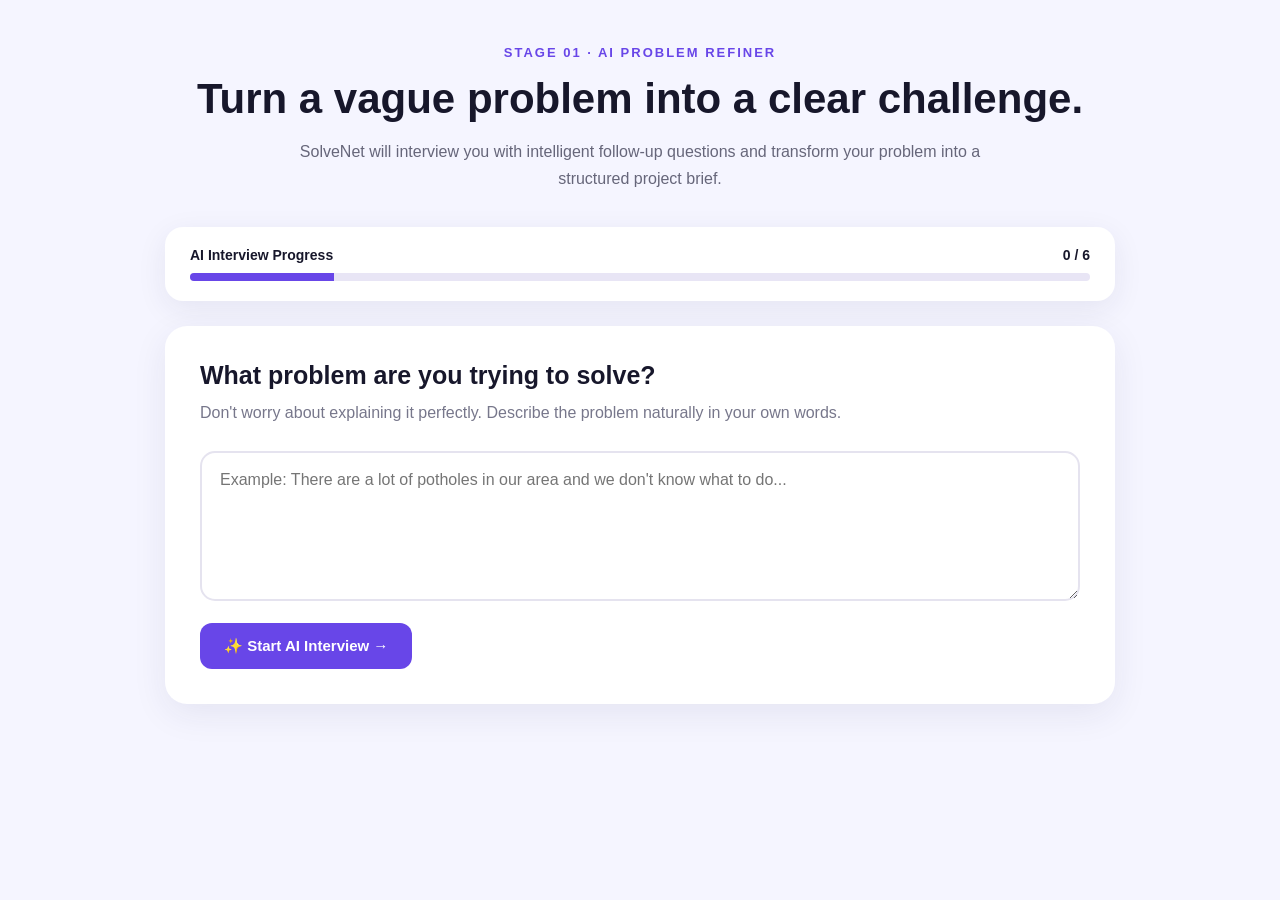
<file: templates/intake.html>
<!DOCTYPE html>
<html lang="en">

<head>
    <meta charset="UTF-8">
    <meta name="viewport" content="width=device-width, initial-scale=1.0">

    <title>SolveNet | AI Problem Refiner</title>

    <style>
        * {
            box-sizing: border-box;
            margin: 0;
            padding: 0;
        }

        body {
            font-family: Arial, Helvetica, sans-serif;
            background: #f5f5ff;
            color: #17172b;
            min-height: 100vh;
        }

        .page {
            width: 100%;
            max-width: 1000px;
            margin: auto;
            padding: 45px 25px 70px;
        }

        .top {
            text-align: center;
            margin-bottom: 35px;
        }

        .label {
            color: #6846e8;
            font-size: 13px;
            font-weight: bold;
            letter-spacing: 2px;
            margin-bottom: 15px;
        }

        h1 {
            font-size: 42px;
            margin-bottom: 15px;
        }

        .subtitle {
            max-width: 700px;
            margin: auto;
            color: #66667a;
            line-height: 1.7;
            font-size: 16px;
        }

        /* Progress */

        .progress-area {
            background: white;
            border-radius: 18px;
            padding: 20px 25px;
            margin-bottom: 25px;
            box-shadow: 0 8px 30px rgba(40, 35, 90, 0.08);
        }

        .progress-top {
            display: flex;
            justify-content: space-between;
            margin-bottom: 10px;
            font-size: 14px;
            font-weight: bold;
        }

        .progress-bar {
            height: 8px;
            background: #e8e5f5;
            border-radius: 10px;
            overflow: hidden;
        }

        .progress-fill {
            width: 16%;
            height: 100%;
            background: #6846e8;
            transition: width 0.4s ease;
        }

        /* Cards */

        .card {
            background: white;
            border-radius: 22px;
            padding: 35px;
            box-shadow: 0 10px 35px rgba(40, 35, 90, 0.08);
            margin-bottom: 25px;
        }

        .card h2 {
            font-size: 25px;
            margin-bottom: 10px;
        }

        .card-description {
            color: #77778b;
            margin-bottom: 25px;
            line-height: 1.6;
        }

        textarea {
            width: 100%;
            min-height: 150px;
            border: 2px solid #e5e3ef;
            border-radius: 15px;
            padding: 18px;
            font-size: 16px;
            font-family: inherit;
            resize: vertical;
            outline: none;
        }

        textarea:focus {
            border-color: #6846e8;
        }

        button {
            border: none;
            border-radius: 12px;
            padding: 14px 24px;
            font-size: 15px;
            font-weight: bold;
            cursor: pointer;
            transition: 0.2s;
        }

        .primary {
            background: #6846e8;
            color: white;
            margin-top: 18px;
        }

        .primary:hover {
            transform: translateY(-2px);
            background: #5635d0;
        }

        .secondary {
            background: #eeeafd;
            color: #6846e8;
        }

        /* Chat */

        #chatSection {
            display: none;
        }

        .chat-header {
            display: flex;
            align-items: center;
            gap: 12px;
            margin-bottom: 25px;
        }

        .ai-icon {
            width: 45px;
            height: 45px;
            border-radius: 50%;
            background: #6846e8;
            color: white;
            display: flex;
            align-items: center;
            justify-content: center;
            font-size: 20px;
        }

        .question-box {
            background: #f5f2ff;
            border-left: 4px solid #6846e8;
            border-radius: 12px;
            padding: 20px;
            font-size: 17px;
            line-height: 1.6;
            margin-bottom: 22px;
        }

        .answer-label {
            font-weight: bold;
            margin-bottom: 10px;
        }

        .small-note {
            color: #888;
            font-size: 13px;
            margin-top: 10px;
        }

        /* Brief */

        #briefSection {
            display: none;
        }

        .complete {
            display: inline-block;
            background: #e8f8ee;
            color: #18864b;
            padding: 7px 12px;
            border-radius: 20px;
            font-size: 13px;
            font-weight: bold;
            margin-bottom: 15px;
        }

        .brief-title {
            font-size: 30px;
            margin-bottom: 25px;
        }

        .brief-block {
            margin-bottom: 25px;
        }

        .brief-block h3 {
            font-size: 15px;
            color: #6846e8;
            margin-bottom: 8px;
        }

        .brief-block p {
            color: #555568;
            line-height: 1.6;
        }

        .grid {
            display: grid;
            grid-template-columns: 1fr 1fr;
            gap: 18px;
        }

        .box {
            background: #f8f7fc;
            padding: 18px;
            border-radius: 14px;
        }

        .box h3 {
            color: #6846e8;
            font-size: 14px;
            margin-bottom: 10px;
        }

        ul {
            padding-left: 20px;
            color: #555568;
            line-height: 1.8;
        }

        .tags {
            display: flex;
            flex-wrap: wrap;
            gap: 8px;
        }

        .tag {
            background: #eeeafd;
            color: #6846e8;
            padding: 7px 12px;
            border-radius: 20px;
            font-size: 13px;
        }

        .warning {
            background: #fff8e6;
            border-left: 4px solid #e7a900;
            padding: 18px;
            border-radius: 12px;
            margin-top: 20px;
        }

        .actions {
            display: flex;
            gap: 12px;
            margin-top: 30px;
            flex-wrap: wrap;
        }

        .loading {
            display: none;
            margin-top: 15px;
            color: #6846e8;
            font-weight: bold;
        }

        @media (max-width: 700px) {
            .page {
                padding: 25px 15px;
            }

            h1 {
                font-size: 32px;
            }

            .card {
                padding: 22px;
            }

            .grid {
                grid-template-columns: 1fr;
            }
        }
    </style>
</head>

<body>

<div class="page">

    <!-- HEADER -->

    <div class="top">

        <div class="label">
            STAGE 01 · AI PROBLEM REFINER
        </div>

        <h1>
            Turn a vague problem into a clear challenge.
        </h1>

        <p class="subtitle">
            SolveNet will interview you with intelligent follow-up
            questions and transform your problem into a structured
            project brief.
        </p>

    </div>


    <!-- PROGRESS -->

    <div class="progress-area" id="progressArea">

        <div class="progress-top">

            <span>AI Interview Progress</span>

            <span id="progressText">
                0 / 6
            </span>

        </div>

        <div class="progress-bar">

            <div
                class="progress-fill"
                id="progressFill">
            </div>

        </div>

    </div>


    <!-- START CARD -->

    <div class="card" id="startSection">

        <h2>
            What problem are you trying to solve?
        </h2>

        <p class="card-description">
            Don't worry about explaining it perfectly.
            Describe the problem naturally in your own words.
        </p>

        <textarea
            id="problemInput"
            placeholder="Example: There are a lot of potholes in our area and we don't know what to do..."
        ></textarea>

        <button
            class="primary"
            id="startButton"
            onclick="startInterview()">

            ✨ Start AI Interview →

        </button>

        <div
            class="loading"
            id="startLoading">

            AI is thinking...

        </div>

    </div>


    <!-- CHAT SECTION -->

    <div class="card" id="chatSection">

        <div class="chat-header">

            <div class="ai-icon">
                ✦
            </div>

            <div>

                <strong>
                    SolveNet AI
                </strong>

                <div style="color:#888;font-size:13px;">
                    Problem Refinement Agent
                </div>

            </div>

        </div>


        <div
            class="question-box"
            id="questionBox">

        </div>


        <div class="answer-label">
            Your answer
        </div>

        <textarea
            id="answerInput"
            placeholder="Type your answer here..."
        ></textarea>

        <button
            class="primary"
            onclick="sendAnswer()">

            Continue →

        </button>

        <button
            class="secondary"
            onclick="skipAnswer()"
            style="margin-left:8px;">

            I'm not sure

        </button>

        <div
            class="loading"
            id="answerLoading">

            AI is analyzing your answer...

        </div>

        <div class="small-note">
            The AI will only ask for information that is still needed.
        </div>

    </div>


    <!-- FINAL BRIEF -->

    <div class="card" id="briefSection">

        <div class="complete">
            ✓ PROBLEM BRIEF READY
        </div>

        <h2
            class="brief-title"
            id="briefTitle">
        </h2>


        <div class="brief-block">

            <h3>
                PROBLEM
            </h3>

            <p id="briefProblem"></p>

        </div>


        <div class="grid">

            <div class="box">

                <h3>
                    PEOPLE AFFECTED
                </h3>

                <ul id="affectedUsers"></ul>

            </div>


            <div class="box">

                <h3>
                    CURRENT APPROACH
                </h3>

                <p id="currentApproach"></p>

            </div>


            <div class="box">

                <h3>
                    AVAILABLE DATA / RESOURCES
                </h3>

                <ul id="availableData"></ul>

            </div>


            <div class="box">

                <h3>
                    CONSTRAINTS
                </h3>

                <ul id="constraints"></ul>

            </div>

        </div>


        <div class="brief-block" style="margin-top:25px;">

            <h3>
                DESIRED OUTCOME
            </h3>

            <p id="desiredOutcome"></p>

        </div>


        <div class="brief-block">

            <h3>
                SUCCESS METRICS
            </h3>

            <ul id="successMetrics"></ul>

        </div>


        <div class="brief-block">

            <h3>
                POTENTIAL DOMAINS
            </h3>

            <div
                class="tags"
                id="domains">
            </div>

        </div>


        <div
            class="warning"
            id="assumptionsBox">

            <strong>
                AI Assumptions
            </strong>

            <ul id="assumptions"></ul>

        </div>


        <div
            class="warning"
            id="missingBox"
            style="margin-top:15px;">

            <strong>
                Information Still Needed
            </strong>

            <ul id="missingInformation"></ul>

        </div>


        <div class="actions">

            <button
                class="secondary"
                onclick="location.reload()">

                ← Refine Again

            </button>

            <button
                class="primary"
                onclick="goToMatches()">

                Confirm & Find Matches →

            </button>

        </div>

    </div>

</div>


<script>

let questionCount = 0;


// ============================================================
// START INTERVIEW
// ============================================================

async function startInterview() {

    const problem =
        document.getElementById("problemInput").value.trim();

    if (!problem) {

        alert("Please describe your problem first.");

        return;
    }


    document.getElementById("startLoading").style.display =
        "block";

    document.getElementById("startButton").disabled =
        true;


    try {

        const response = await fetch(
            "/start-interview",
            {
                method: "POST",

                headers: {
                    "Content-Type": "application/json"
                },

                body: JSON.stringify({
                    problem: problem
                })
            }
        );


        const data = await response.json();


        console.log("AI response:", data);


        if (!data.success) {

            alert(
                data.message ||
                "Something went wrong."
            );

            return;
        }


        document.getElementById("startSection").style.display =
            "none";

        document.getElementById("chatSection").style.display =
            "block";


        handleAIResult(data.result);

    }

    catch (error) {

        console.error(error);

        alert(
            "Something went wrong while connecting to SolveNet."
        );

    }

    finally {

        document.getElementById("startLoading").style.display =
            "none";

        document.getElementById("startButton").disabled =
            false;
    }
}


// ============================================================
// HANDLE AI RESPONSE
// ============================================================

function handleAIResult(result) {

    console.log("AI result:", result);


    if (!result) {

        alert("The AI returned an empty response.");

        return;
    }


    if (result.status === "question") {

        questionCount++;

        document.getElementById("progressText").innerText =
            questionCount + " / 6";


        const percentage =
            Math.min(
                (questionCount / 6) * 100,
                100
            );


        document.getElementById("progressFill").style.width =
            percentage + "%";


        document.getElementById("questionBox").innerText =
            result.question;


        document.getElementById("answerInput").value = "";

        document.getElementById("answerInput").focus();


        document.getElementById("chatSection").style.display =
            "block";


        return;
    }


    if (result.status === "complete") {

        showBrief(result.brief);

        return;
    }


    alert(
        "The AI returned an unexpected response."
    );
}


// ============================================================
// SEND ANSWER
// ============================================================

async function sendAnswer() {

    const answer =
        document.getElementById("answerInput").value.trim();


    if (!answer) {

        alert(
            "Please enter an answer or click I'm not sure."
        );

        return;
    }


    await submitAnswer(answer);
}


// ============================================================
// SKIP ANSWER
// ============================================================

async function skipAnswer() {

    await submitAnswer(
        "I'm not sure."
    );
}


// ============================================================
// SUBMIT ANSWER
// ============================================================

async function submitAnswer(answer) {

    document.getElementById("answerLoading").style.display =
        "block";


    try {

        const response = await fetch(
            "/interview-message",
            {
                method: "POST",

                headers: {
                    "Content-Type": "application/json"
                },

                body: JSON.stringify({
                    answer: answer
                })
            }
        );


        const data = await response.json();


        console.log("AI response:", data);


        if (!data.success) {

            alert(
                data.message ||
                "Something went wrong."
            );

            return;
        }


        handleAIResult(data.result);

    }

    catch (error) {

        console.error(error);

        alert(
            "Could not connect to the AI."
        );

    }

    finally {

        document.getElementById("answerLoading").style.display =
            "none";
    }
}


// ============================================================
// SHOW FINAL BRIEF
// ============================================================

function showBrief(brief) {

    if (!brief) {

        alert(
            "The AI completed the interview but no brief was returned."
        );

        return;
    }


    document.getElementById("chatSection").style.display =
        "none";

    document.getElementById("progressArea").style.display =
        "none";

    document.getElementById("briefSection").style.display =
        "block";


    document.getElementById("briefTitle").innerText =
        brief.title || "Structured Problem";


    document.getElementById("briefProblem").innerText =
        brief.problem || "Not provided.";


    fillList(
        "affectedUsers",
        brief.affected_users
    );


    document.getElementById("currentApproach").innerText =
        brief.current_approach || "Not specified.";


    fillList(
        "availableData",
        brief.available_data
    );


    fillList(
        "constraints",
        brief.constraints
    );


    document.getElementById("desiredOutcome").innerText =
        brief.desired_outcome || "Not specified.";


    fillList(
        "successMetrics",
        brief.success_metrics
    );


    fillTags(
        "domains",
        brief.domain
    );


    fillList(
        "assumptions",
        brief.assumptions
    );


    fillList(
        "missingInformation",
        brief.missing_information
    );
}


// ============================================================
// FILL LIST
// ============================================================

function fillList(elementId, items) {

    const element =
        document.getElementById(elementId);


    element.innerHTML = "";


    if (!items || items.length === 0) {

        const li =
            document.createElement("li");

        li.innerText =
            "No information provided.";

        element.appendChild(li);

        return;
    }


    items.forEach(function(item) {

        const li =
            document.createElement("li");

        li.innerText =
            item;

        element.appendChild(li);

    });
}


// ============================================================
// FILL TAGS
// ============================================================

function fillTags(elementId, items) {

    const element =
        document.getElementById(elementId);


    element.innerHTML = "";


    if (!items || items.length === 0) {

        const span =
            document.createElement("span");

        span.className = "tag";

        span.innerText =
            "General";

        element.appendChild(span);

        return;
    }


    items.forEach(function(item) {

        const span =
            document.createElement("span");

        span.className = "tag";

        span.innerText =
            item;

        element.appendChild(span);

    });
}


// ============================================================
// GO TO MATCHES
// ============================================================

function goToMatches() {

    window.location.href =
        "/matches";
}

</script>

</body>
</html>
</file>
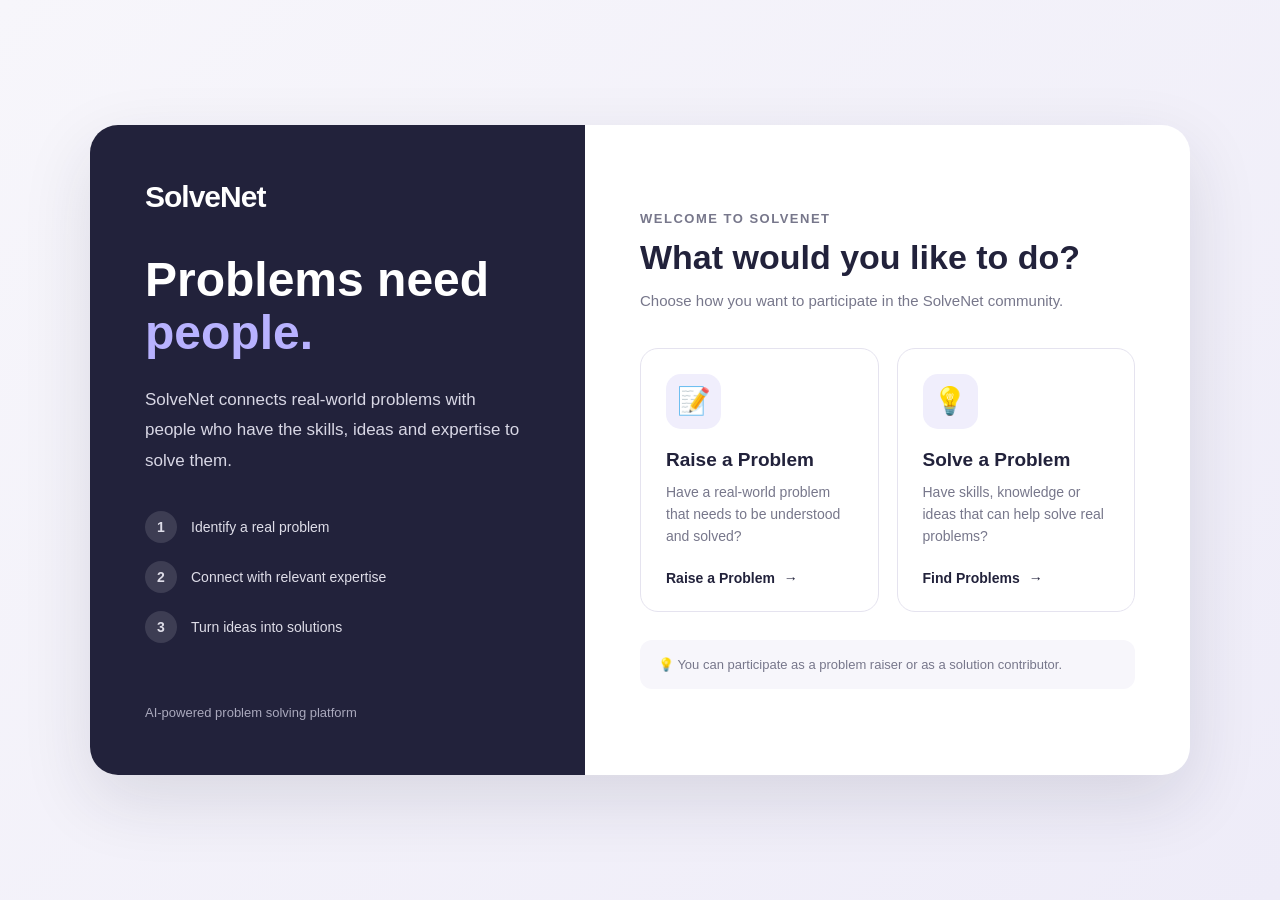
<file: templates/login.html>
<!DOCTYPE html>
<html lang="en">

<head>

    <meta charset="UTF-8">

    <meta
        name="viewport"
        content="width=device-width, initial-scale=1.0"
    >

    <title>SolveNet | Welcome</title>


    <style>

        * {
            box-sizing: border-box;
        }


        body {

            margin: 0;

            min-height: 100vh;

            font-family:
                Arial,
                Helvetica,
                sans-serif;

            background:
                linear-gradient(
                    135deg,
                    #f7f6fb,
                    #eeecf8
                );

            color: #22223b;

            display: flex;

            align-items: center;

            justify-content: center;

            padding: 30px;
        }


        .page {

            width: 100%;

            max-width: 1100px;

            background: white;

            border-radius: 28px;

            overflow: hidden;

            box-shadow:
                0 25px 70px
                rgba(34, 34, 59, 0.12);

            display: grid;

            grid-template-columns:
                0.9fr 1.1fr;

            min-height: 650px;
        }


        /* =========================================
           LEFT SIDE
        ========================================= */

        .left {

            background: #22223b;

            color: white;

            padding: 55px;

            display: flex;

            flex-direction: column;

            justify-content: space-between;
        }


        .logo {

            font-size: 30px;

            font-weight: bold;

            letter-spacing: -1px;
        }


        .logo span {

            opacity: 0.6;
        }


        .left-content {

            margin-top: 40px;
        }


        .left h1 {

            font-size: 48px;

            line-height: 1.1;

            margin: 0 0 25px;
        }


        .left h1 span {

            color: #b8b2ff;
        }


        .left p {

            font-size: 17px;

            line-height: 1.8;

            color: #d8d7e5;

            max-width: 430px;
        }


        .steps {

            margin-top: 35px;
        }


        .step {

            display: flex;

            align-items: center;

            gap: 14px;

            margin-bottom: 18px;

            color: #dedde8;

            font-size: 14px;
        }


        .step-number {

            width: 32px;

            height: 32px;

            border-radius: 50%;

            background: rgba(
                255,
                255,
                255,
                0.12
            );

            display: flex;

            align-items: center;

            justify-content: center;

            font-weight: bold;
        }


        .footer-text {

            font-size: 13px;

            color: #aaa9bd;
        }


        /* =========================================
           RIGHT SIDE
        ========================================= */

        .right {

            padding: 55px;

            display: flex;

            flex-direction: column;

            justify-content: center;
        }


        .welcome {

            margin-bottom: 35px;
        }


        .welcome .small-title {

            font-size: 13px;

            font-weight: bold;

            color: #77778b;

            text-transform: uppercase;

            letter-spacing: 1.5px;

            margin-bottom: 12px;
        }


        .welcome h2 {

            font-size: 34px;

            margin: 0 0 12px;

            color: #22223b;
        }


        .welcome p {

            margin: 0;

            color: #77778b;

            line-height: 1.6;

            font-size: 15px;
        }


        /* =========================================
           OPTION CARDS
        ========================================= */

        .options {

            display: grid;

            grid-template-columns:
                repeat(2, 1fr);

            gap: 18px;
        }


        .option {

            border: 1px solid #e5e3ef;

            border-radius: 18px;

            padding: 25px;

            text-decoration: none;

            color: #22223b;

            background: #fff;

            transition:
                transform 0.2s ease,
                box-shadow 0.2s ease,
                border-color 0.2s ease;

            cursor: pointer;
        }


        .option:hover {

            transform: translateY(-5px);

            border-color: #b8b2ff;

            box-shadow:
                0 12px 30px
                rgba(
                    34,
                    34,
                    59,
                    0.10
                );
        }


        .icon {

            width: 55px;

            height: 55px;

            border-radius: 15px;

            background: #f0eefc;

            display: flex;

            align-items: center;

            justify-content: center;

            font-size: 27px;

            margin-bottom: 20px;
        }


        .option h3 {

            margin: 0 0 10px;

            font-size: 19px;
        }


        .option p {

            margin: 0 0 22px;

            color: #77778b;

            font-size: 14px;

            line-height: 1.6;
        }


        .continue {

            font-size: 14px;

            font-weight: bold;

            color: #22223b;
        }


        .continue span {

            margin-left: 5px;

            transition:
                margin-left 0.2s ease;
        }


        .option:hover
        .continue span {

            margin-left: 10px;
        }


        .note {

            margin-top: 28px;

            padding: 15px 18px;

            background: #f7f6fb;

            border-radius: 12px;

            color: #77778b;

            font-size: 13px;

            line-height: 1.5;
        }


        /* =========================================
           MOBILE
        ========================================= */

        @media (
            max-width: 800px
        ) {

            .page {

                grid-template-columns: 1fr;

            }


            .left {

                padding: 40px;

            }


            .left h1 {

                font-size: 38px;

            }


            .steps {

                display: none;

            }


            .right {

                padding: 40px;

            }

        }


        @media (
            max-width: 550px
        ) {

            body {

                padding: 15px;

            }


            .left,
            .right {

                padding: 30px;

            }


            .options {

                grid-template-columns: 1fr;

            }


            .welcome h2 {

                font-size: 28px;

            }

        }

    </style>

</head>


<body>


<div class="page">


    <!-- =========================================
         LEFT SIDE
    ========================================== -->

    <section class="left">


        <div>


            <div class="logo">

                SolveNet

            </div>


            <div class="left-content">


                <h1>

                    Problems need
                    <span>
                        people.
                    </span>

                </h1>


                <p>

                    SolveNet connects real-world
                    problems with people who have
                    the skills, ideas and expertise
                    to solve them.

                </p>


                <div class="steps">


                    <div class="step">

                        <div class="step-number">
                            1
                        </div>

                        <div>
                            Identify a real problem
                        </div>

                    </div>


                    <div class="step">

                        <div class="step-number">
                            2
                        </div>

                        <div>
                            Connect with relevant expertise
                        </div>

                    </div>


                    <div class="step">

                        <div class="step-number">
                            3
                        </div>

                        <div>
                            Turn ideas into solutions
                        </div>

                    </div>


                </div>

            </div>

        </div>


        <div class="footer-text">

            AI-powered problem solving platform

        </div>


    </section>


    <!-- =========================================
         RIGHT SIDE
    ========================================== -->

    <section class="right">


        <div class="welcome">


            <div class="small-title">

                Welcome to SolveNet

            </div>


            <h2>

                What would you like to do?

            </h2>


            <p>

                Choose how you want to participate
                in the SolveNet community.

            </p>


        </div>


        <div class="options">


            <!-- RAISE A PROBLEM -->

            <a
                href="/intake"
                class="option"
            >

                <div class="icon">

                    📝

                </div>


                <h3>

                    Raise a Problem

                </h3>


                <p>

                    Have a real-world problem that
                    needs to be understood and solved?

                </p>


                <div class="continue">

                    Raise a Problem

                    <span>
                        →
                    </span>

                </div>

            </a>


            <!-- SOLVE A PROBLEM -->

            <a
                href="/solve"
                class="option"
            >

                <div class="icon">

                    💡

                </div>


                <h3>

                    Solve a Problem

                </h3>


                <p>

                    Have skills, knowledge or ideas
                    that can help solve real problems?

                </p>


                <div class="continue">

                    Find Problems

                    <span>
                        →
                    </span>

                </div>

            </a>


        </div>


        <div class="note">

            💡 You can participate as a problem
            raiser or as a solution contributor.

        </div>


    </section>


</div>


</body>

</html>
</file>
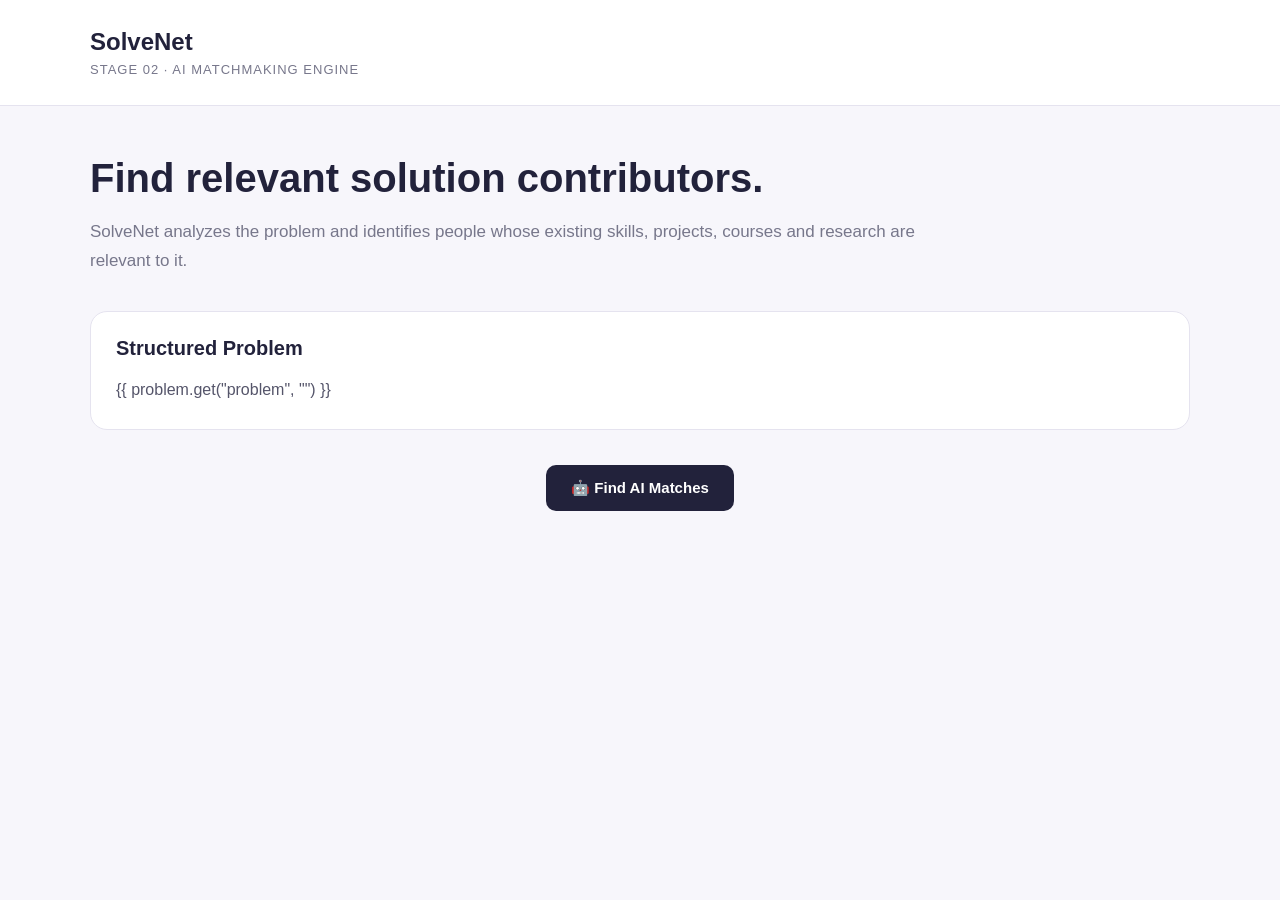
<file: templates/matches.html>
<!DOCTYPE html>
<html lang="en">

<head>

    <meta charset="UTF-8">

    <meta name="viewport"
          content="width=device-width, initial-scale=1.0">

    <title>SolveNet | AI Matchmaking</title>

    <style>

        * {
            box-sizing: border-box;
        }

        body {
            margin: 0;
            font-family: Arial, Helvetica, sans-serif;
            background: #f7f6fb;
            color: #22223b;
        }

        .container {
            width: 90%;
            max-width: 1100px;
            margin: auto;
        }

        /* HEADER */

        header {
            background: white;
            border-bottom: 1px solid #e5e3ef;
            padding: 28px 0;
        }

        .logo {
            font-size: 24px;
            font-weight: bold;
        }

        .stage {
            margin-top: 6px;
            font-size: 13px;
            color: #77778b;
            letter-spacing: 1px;
        }

        /* MAIN */

        main {
            padding: 50px 0 80px;
        }

        h1 {
            font-size: 40px;
            margin: 0 0 12px;
        }

        .subtitle {
            color: #77778b;
            font-size: 17px;
            line-height: 1.7;
            max-width: 850px;
            margin-bottom: 35px;
        }

        /* PROBLEM */

        .problem-box {
            background: white;
            border: 1px solid #e5e3ef;
            border-radius: 17px;
            padding: 25px;
            margin-bottom: 35px;
        }

        .problem-box h2 {
            margin-top: 0;
            font-size: 20px;
        }

        .problem-box p {
            color: #55556a;
            line-height: 1.7;
            margin-bottom: 0;
        }

        /* BUTTON */

        .action-area {
            text-align: center;
            margin: 35px 0;
        }

        .primary-button {
            background: #22223b;
            color: white;
            border: none;
            border-radius: 10px;
            padding: 14px 25px;
            font-size: 15px;
            font-weight: bold;
            cursor: pointer;
        }

        .primary-button:hover {
            opacity: 0.9;
        }

        .primary-button:disabled {
            opacity: 0.5;
            cursor: not-allowed;
        }

        .status {
            margin-top: 14px;
            color: #77778b;
            font-size: 14px;
        }

        /* MATCH CARD */

        .match-card {
            background: white;
            border: 1px solid #e5e3ef;
            border-radius: 17px;
            padding: 25px;
            margin-bottom: 20px;
        }

        .person-header {
            display: flex;
            align-items: center;
            gap: 14px;
            margin-bottom: 20px;
        }

        .avatar {
            width: 52px;
            height: 52px;
            border-radius: 50%;
            background: #22223b;
            color: white;
            display: flex;
            align-items: center;
            justify-content: center;
            font-size: 18px;
            font-weight: bold;
        }

        .person-name {
            margin: 0;
            font-size: 20px;
        }

        .person-type {
            margin: 5px 0 0;
            color: #77778b;
            font-size: 13px;
        }

        .score {
            display: inline-block;
            margin-top: 10px;
            background: #f0eef7;
            padding: 6px 10px;
            border-radius: 20px;
            font-size: 12px;
            font-weight: bold;
        }

        .reason {
            color: #55556a;
            line-height: 1.6;
            margin-bottom: 18px;
        }

        .section-title {
            font-weight: bold;
            margin-bottom: 9px;
        }

        .skills {
            display: flex;
            flex-wrap: wrap;
            gap: 8px;
            margin-bottom: 18px;
        }

        .skill {
            background: #f0eef7;
            color: #55556a;
            padding: 7px 11px;
            border-radius: 20px;
            font-size: 12px;
        }

        .projects {
            margin-bottom: 18px;
            color: #55556a;
            line-height: 1.6;
        }

        .contribution {
            background: #f7f6fb;
            border-radius: 10px;
            padding: 15px;
            color: #55556a;
            line-height: 1.6;
        }

        /* NEXT */

        .next-section {
            background: white;
            border: 1px solid #e5e3ef;
            border-radius: 18px;
            padding: 35px;
            text-align: center;
            margin-top: 40px;
        }

        .next-section h2 {
            margin-top: 0;
        }

        .next-section p {
            color: #77778b;
            line-height: 1.6;
            margin-bottom: 25px;
        }

        .next-button {
            background: #22223b;
            color: white;
            border: none;
            border-radius: 10px;
            padding: 14px 25px;
            font-size: 15px;
            font-weight: bold;
            cursor: pointer;
        }

        .next-button:hover {
            opacity: 0.9;
        }

        /* EMPTY */

        .empty {
            background: white;
            border: 1px solid #e5e3ef;
            border-radius: 17px;
            padding: 50px;
            text-align: center;
        }

        /* HIDDEN */

        #matchesContainer {
            display: none;
        }

    </style>

</head>


<body>


<header>

    <div class="container">

        <div class="logo">
            SolveNet
        </div>

        <div class="stage">
            STAGE 02 · AI MATCHMAKING ENGINE
        </div>

    </div>

</header>


<main>

    <div class="container">


        <h1>
            Find relevant solution contributors.
        </h1>


        <p class="subtitle">

            SolveNet analyzes the problem and identifies
            people whose existing skills, projects,
            courses and research are relevant to it.

        </p>


        <!-- PROBLEM -->

        <div class="problem-box">

            <h2>
                Structured Problem
            </h2>

            <p>
                {{ problem.get("problem", "") }}
            </p>

        </div>


        <!-- FIND MATCHES -->

        <div class="action-area">

            <button
                id="findButton"
                class="primary-button"
                onclick="findMatches()"
            >

                🤖 Find AI Matches

            </button>


            <div
                id="status"
                class="status"
            ></div>

        </div>


        <!-- MATCHES -->

        <div
            id="matchesContainer"
        ></div>


        <!-- NEXT STEP -->

        <div
            id="nextSection"
            class="next-section"
            style="display: none;"
        >

            <h2>
                Your contributors are ready.
            </h2>


            <p>

                Each matched contributor can now
                independently propose a solution.
                SolveNet will evaluate these ideas
                in the next stage.

            </p>


            <button
                class="next-button"
                onclick="goToProposals()"
            >

                💡 Collect Solution Proposals →

            </button>

        </div>


    </div>

</main>


<script>


// ======================================================
// FIND MATCHES
// ======================================================

async function findMatches() {


    const button =
        document.getElementById(
            "findButton"
        );


    const status =
        document.getElementById(
            "status"
        );


    const container =
        document.getElementById(
            "matchesContainer"
        );


    const nextSection =
        document.getElementById(
            "nextSection"
        );


    button.disabled = true;

    button.textContent =
        "🤖 AI is finding matches...";


    status.textContent =
        "Analyzing skills, projects and research...";


    try {


        const response =
            await fetch(
                "/find-matches",
                {
                    method: "POST",

                    headers: {
                        "Content-Type":
                            "application/json"
                    }
                }
            );


        const data =
            await response.json();


        if (!data.success) {

            status.textContent =
                data.message;

            button.disabled = false;

            button.textContent =
                "🤖 Find AI Matches";

            return;

        }


        displayMatches(
            data.matches
        );


        status.textContent =
            "✓ AI matchmaking completed.";


        button.textContent =
            "✓ Matches Generated";


        nextSection.style.display =
            "block";


    } catch (error) {


        console.error(error);


        status.textContent =
            "Something went wrong while finding matches.";


        button.disabled = false;

        button.textContent =
            "🤖 Find AI Matches";

    }

}


// ======================================================
// DISPLAY MATCHES
// ======================================================

function displayMatches(matches) {


    const container =
        document.getElementById(
            "matchesContainer"
        );


    container.innerHTML = "";


    matches.forEach(function(person) {


        const card =
            document.createElement(
                "div"
            );


        card.className =
            "match-card";


        const name =
            person.name ||
            "Unknown Person";


        const firstLetter =
            name
                .charAt(0)
                .toUpperCase();


        let skillsHTML = "";


        (person.relevant_skills || [])
            .forEach(function(skill) {

                skillsHTML += `
                    <span class="skill">
                        ${skill}
                    </span>
                `;

            });


        let projectsHTML = "";


        (person.relevant_projects || [])
            .forEach(function(project) {

                projectsHTML += `
                    <div>
                        • ${project}
                    </div>
                `;

            });


        card.innerHTML = `

            <div class="person-header">

                <div class="avatar">
                    ${firstLetter}
                </div>

                <div>

                    <h2 class="person-name">
                        ${name}
                    </h2>

                    <p class="person-type">
                        ${person.type || "Contributor"}
                    </p>

                    <span class="score">
                        Match Score:
                        ${person.match_score || "N/A"}
                    </span>

                </div>

            </div>


            <div class="reason">

                <div class="section-title">
                    Why this person matches
                </div>

                ${person.match_reason || ""}

            </div>


            <div class="section-title">
                Relevant Skills
            </div>


            <div class="skills">

                ${skillsHTML}

            </div>


            <div class="section-title">
                Relevant Projects
            </div>


            <div class="projects">

                ${projectsHTML}

            </div>


            <div class="contribution">

                <strong>
                    Potential Contribution
                </strong>

                <br><br>

                ${person.potential_contribution || ""}

            </div>

        `;


        container.appendChild(
            card
        );

    });


    container.style.display =
        "block";


    window.scrollTo({

        top:
            container.offsetTop - 30,

        behavior:
            "smooth"

    });

}


// ======================================================
// GO TO PROPOSALS
// ======================================================

function goToProposals() {

    window.location.href =
        "/proposals";

}


</script>


</body>

</html>
</file>
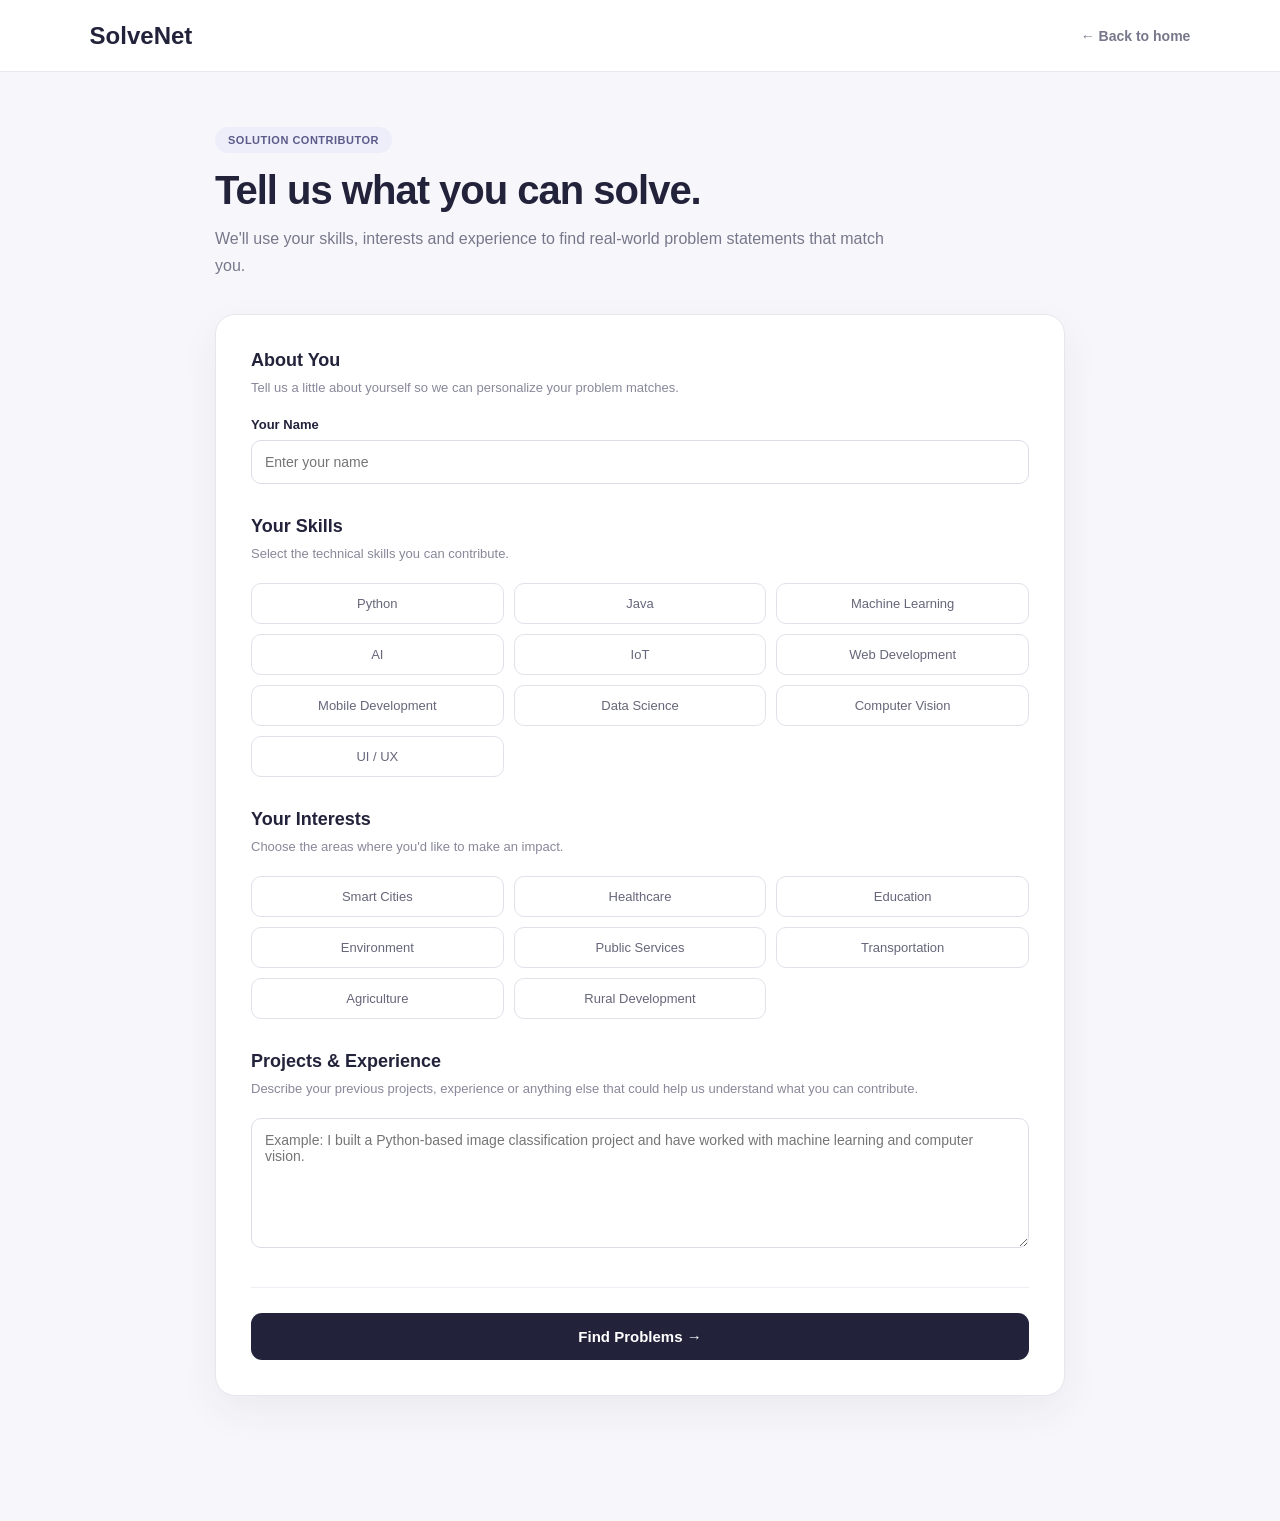
<file: templates/solve.html>
<!DOCTYPE html>
<html lang="en">

<head>

    <meta charset="UTF-8">

    <meta
        name="viewport"
        content="width=device-width, initial-scale=1.0"
    >

    <title>SolveNet | Solver Profile</title>

    <style>

        * {
            box-sizing: border-box;
        }

        body {

            margin: 0;

            font-family:
                Arial,
                Helvetica,
                sans-serif;

            background: #f7f7fb;

            color: #22223b;
        }


        /* =========================
           NAVBAR
        ========================= */

        .navbar {

            height: 72px;

            background: white;

            border-bottom:
                1px solid #e8e8ef;

            display: flex;

            align-items: center;

            justify-content: space-between;

            padding: 0 7%;
        }

        .logo {

            color: #22223b;

            text-decoration: none;

            font-size: 24px;

            font-weight: 800;
        }

        .back {

            color: #77778b;

            text-decoration: none;

            font-size: 14px;

            font-weight: 600;
        }

        .back:hover {

            color: #22223b;
        }


        /* =========================
           MAIN
        ========================= */

        .page {

            max-width: 900px;

            margin: 55px auto;

            padding: 0 25px 70px;
        }


        .intro {

            margin-bottom: 35px;
        }

        .tag {

            display: inline-block;

            background: #eeeefa;

            color: #5b5b8a;

            padding:
                7px 13px;

            border-radius: 20px;

            font-size: 11px;

            font-weight: 700;

            letter-spacing: 0.5px;

            margin-bottom: 15px;
        }

        h1 {

            margin:
                0 0 12px;

            font-size: 40px;

            letter-spacing: -1px;
        }

        .intro p {

            margin: 0;

            color: #77778b;

            font-size: 16px;

            line-height: 1.7;

            max-width: 700px;
        }


        /* =========================
           FORM CARD
        ========================= */

        .card {

            background: white;

            border:
                1px solid #e6e6ee;

            border-radius: 20px;

            padding: 35px;

            box-shadow:
                0 15px 40px
                rgba(
                    34,
                    34,
                    59,
                    0.06
                );
        }


        .section {

            margin-bottom: 32px;
        }

        .section:last-child {

            margin-bottom: 0;
        }

        .section-title {

            font-size: 18px;

            font-weight: 700;

            margin:
                0 0 7px;
        }

        .section-description {

            color: #88889a;

            font-size: 13px;

            line-height: 1.6;

            margin:
                0 0 18px;
        }


        /* =========================
           INPUT
        ========================= */

        .input-label {

            display: block;

            font-size: 13px;

            font-weight: 700;

            margin-bottom: 8px;
        }

        input[type="text"],
        textarea {

            width: 100%;

            border:
                1px solid #ddddE7;

            border-radius: 10px;

            padding: 13px;

            font-family: inherit;

            font-size: 14px;

            outline: none;

            background: white;
        }

        input[type="text"]:focus,
        textarea:focus {

            border-color: #8888a5;

            box-shadow:
                0 0 0 3px
                rgba(
                    100,
                    100,
                    150,
                    0.08
                );
        }

        textarea {

            min-height: 130px;

            resize: vertical;
        }


        /* =========================
           OPTIONS
        ========================= */

        .options {

            display: grid;

            grid-template-columns:
                repeat(3, 1fr);

            gap: 10px;
        }

        .option {

            position: relative;
        }

        .option input {

            position: absolute;

            opacity: 0;

            pointer-events: none;
        }

        .option label {

            display: block;

            border:
                1px solid #e1e1e9;

            border-radius: 10px;

            padding:
                12px 10px;

            text-align: center;

            font-size: 13px;

            color: #66667a;

            cursor: pointer;

            transition:
                all 0.2s;
        }

        .option label:hover {

            border-color: #b9b9ca;

            background: #fafafe;
        }

        .option input:checked + label {

            background: #22223b;

            color: white;

            border-color: #22223b;
        }


        /* =========================
           BUTTON
        ========================= */

        .submit-area {

            margin-top: 35px;

            padding-top: 25px;

            border-top:
                1px solid #eeeeF4;
        }

        .submit-button {

            width: 100%;

            border: none;

            border-radius: 11px;

            background: #22223b;

            color: white;

            padding: 15px;

            font-size: 15px;

            font-weight: 700;

            cursor: pointer;

            transition:
                background 0.2s,
                transform 0.2s;
        }

        .submit-button:hover {

            background: #363653;

            transform:
                translateY(-1px);
        }

        .submit-button:disabled {

            opacity: 0.6;

            cursor: not-allowed;

            transform: none;
        }


        /* =========================
           LOADING
        ========================= */

        .loading {

            display: none;

            text-align: center;

            margin-top: 20px;

            color: #77778b;

            font-size: 13px;
        }

        .spinner {

            display: inline-block;

            width: 15px;

            height: 15px;

            border:
                2px solid #ddd;

            border-top-color: #22223b;

            border-radius: 50%;

            animation:
                spin 0.8s linear infinite;

            vertical-align: middle;

            margin-right: 7px;
        }

        @keyframes spin {

            to {
                transform: rotate(360deg);
            }

        }


        /* =========================
           RESPONSIVE
        ========================= */

        @media (max-width: 700px) {

            .page {

                margin-top: 35px;
            }

            h1 {

                font-size: 32px;
            }

            .card {

                padding: 25px;
            }

            .options {

                grid-template-columns:
                    repeat(2, 1fr);
            }
        }

        @media (max-width: 450px) {

            .options {

                grid-template-columns: 1fr;
            }
        }

    </style>

</head>


<body>


    <!-- NAVBAR -->

    <nav class="navbar">

        <a
            href="/"
            class="logo"
        >
            SolveNet
        </a>

        <a
            href="/"
            class="back"
        >
            ← Back to home
        </a>

    </nav>


    <!-- PAGE -->

    <main class="page">


        <!-- INTRO -->

        <div class="intro">

            <span class="tag">
                SOLUTION CONTRIBUTOR
            </span>

            <h1>
                Tell us what you can solve.
            </h1>

            <p>
                We'll use your skills, interests and
                experience to find real-world problem
                statements that match you.
            </p>

        </div>


        <!-- FORM -->

        <div class="card">

            <form
                id="solverForm"
            >


                <!-- NAME -->

                <div class="section">

                    <h2 class="section-title">
                        About You
                    </h2>

                    <p class="section-description">
                        Tell us a little about yourself
                        so we can personalize your
                        problem matches.
                    </p>

                    <label
                        class="input-label"
                        for="name"
                    >
                        Your Name
                    </label>

                    <input
                        type="text"
                        id="name"
                        name="name"
                        placeholder="Enter your name"
                        required
                    >

                </div>


                <!-- SKILLS -->

                <div class="section">

                    <h2 class="section-title">
                        Your Skills
                    </h2>

                    <p class="section-description">
                        Select the technical skills you
                        can contribute.
                    </p>

                    <div class="options">


                        <div class="option">

                            <input
                                type="checkbox"
                                id="python"
                                name="skills"
                                value="Python"
                            >

                            <label for="python">
                                Python
                            </label>

                        </div>


                        <div class="option">

                            <input
                                type="checkbox"
                                id="java"
                                name="skills"
                                value="Java"
                            >

                            <label for="java">
                                Java
                            </label>

                        </div>


                        <div class="option">

                            <input
                                type="checkbox"
                                id="ml"
                                name="skills"
                                value="Machine Learning"
                            >

                            <label for="ml">
                                Machine Learning
                            </label>

                        </div>


                        <div class="option">

                            <input
                                type="checkbox"
                                id="ai"
                                name="skills"
                                value="AI"
                            >

                            <label for="ai">
                                AI
                            </label>

                        </div>


                        <div class="option">

                            <input
                                type="checkbox"
                                id="iot"
                                name="skills"
                                value="IoT"
                            >

                            <label for="iot">
                                IoT
                            </label>

                        </div>


                        <div class="option">

                            <input
                                type="checkbox"
                                id="web"
                                name="skills"
                                value="Web Development"
                            >

                            <label for="web">
                                Web Development
                            </label>

                        </div>


                        <div class="option">

                            <input
                                type="checkbox"
                                id="mobile"
                                name="skills"
                                value="Mobile Development"
                            >

                            <label for="mobile">
                                Mobile Development
                            </label>

                        </div>


                        <div class="option">

                            <input
                                type="checkbox"
                                id="data"
                                name="skills"
                                value="Data Science"
                            >

                            <label for="data">
                                Data Science
                            </label>

                        </div>


                        <div class="option">

                            <input
                                type="checkbox"
                                id="cv"
                                name="skills"
                                value="Computer Vision"
                            >

                            <label for="cv">
                                Computer Vision
                            </label>

                        </div>


                        <div class="option">

                            <input
                                type="checkbox"
                                id="uiux"
                                name="skills"
                                value="UI/UX"
                            >

                            <label for="uiux">
                                UI / UX
                            </label>

                        </div>


                    </div>

                </div>


                <!-- INTERESTS -->

                <div class="section">

                    <h2 class="section-title">
                        Your Interests
                    </h2>

                    <p class="section-description">
                        Choose the areas where you'd
                        like to make an impact.
                    </p>

                    <div class="options">


                        <div class="option">

                            <input
                                type="checkbox"
                                id="smartcity"
                                name="interests"
                                value="Smart Cities"
                            >

                            <label for="smartcity">
                                Smart Cities
                            </label>

                        </div>


                        <div class="option">

                            <input
                                type="checkbox"
                                id="healthcare"
                                name="interests"
                                value="Healthcare"
                            >

                            <label for="healthcare">
                                Healthcare
                            </label>

                        </div>


                        <div class="option">

                            <input
                                type="checkbox"
                                id="education"
                                name="interests"
                                value="Education"
                            >

                            <label for="education">
                                Education
                            </label>

                        </div>


                        <div class="option">

                            <input
                                type="checkbox"
                                id="environment"
                                name="interests"
                                value="Environment"
                            >

                            <label for="environment">
                                Environment
                            </label>

                        </div>


                        <div class="option">

                            <input
                                type="checkbox"
                                id="publicservices"
                                name="interests"
                                value="Public Services"
                            >

                            <label for="publicservices">
                                Public Services
                            </label>

                        </div>


                        <div class="option">

                            <input
                                type="checkbox"
                                id="transportation"
                                name="interests"
                                value="Transportation"
                            >

                            <label for="transportation">
                                Transportation
                            </label>

                        </div>


                        <div class="option">

                            <input
                                type="checkbox"
                                id="agriculture"
                                name="interests"
                                value="Agriculture"
                            >

                            <label for="agriculture">
                                Agriculture
                            </label>

                        </div>


                        <div class="option">

                            <input
                                type="checkbox"
                                id="rural"
                                name="interests"
                                value="Rural Development"
                            >

                            <label for="rural">
                                Rural Development
                            </label>

                        </div>


                    </div>

                </div>


                <!-- EXPERIENCE -->

                <div class="section">

                    <h2 class="section-title">
                        Projects & Experience
                    </h2>

                    <p class="section-description">
                        Describe your previous projects,
                        experience or anything else that
                        could help us understand what you
                        can contribute.
                    </p>

                    <textarea
                        id="experience"
                        name="experience"
                        placeholder="Example: I built a Python-based image classification project and have worked with machine learning and computer vision."
                    ></textarea>

                </div>


                <!-- SUBMIT -->

                <div class="submit-area">

                    <button
                        type="submit"
                        class="submit-button"
                        id="submitButton"
                    >
                        Find Problems →
                    </button>

                    <div
                        class="loading"
                        id="loading"
                    >

                        <span class="spinner"></span>

                        Finding problems that match
                        your profile...

                    </div>

                </div>


            </form>

        </div>

    </main>


    <script>

        const form =
            document.getElementById(
                "solverForm"
            );

        const submitButton =
            document.getElementById(
                "submitButton"
            );

        const loading =
            document.getElementById(
                "loading"
            );


        form.addEventListener(
            "submit",
            async function(event) {

                event.preventDefault();


                const name =
                    document.getElementById(
                        "name"
                    ).value.trim();


                const experience =
                    document.getElementById(
                        "experience"
                    ).value.trim();


                const skills = Array.from(
                    document.querySelectorAll(
                        'input[name="skills"]:checked'
                    )
                ).map(
                    checkbox =>
                        checkbox.value
                );


                const interests = Array.from(
                    document.querySelectorAll(
                        'input[name="interests"]:checked'
                    )
                ).map(
                    checkbox =>
                        checkbox.value
                );


                if (skills.length === 0) {

                    alert(
                        "Please select at least one skill."
                    );

                    return;
                }


                if (interests.length === 0) {

                    alert(
                        "Please select at least one interest."
                    );

                    return;
                }


                const solverProfile = {

                    name: name,

                    skills: skills,

                    interests: interests,

                    experience: experience
                };


                submitButton.disabled =
                    true;

                loading.style.display =
                    "block";


                try {

                    const response =
                        await fetch(
                            "/find-problems",
                            {
                                method: "POST",

                                headers: {
                                    "Content-Type":
                                        "application/json"
                                },

                                body:
                                    JSON.stringify(
                                        solverProfile
                                    )
                            }
                        );


                    const data =
                        await response.json();


                    if (
                        data.success
                    ) {

                        /*
                         * This will take us to
                         * the matched-problems
                         * page once the backend
                         * is implemented.
                         */

                        window.location.href =
                            "/matched-problems";

                    } else {

                        alert(
                            data.message ||
                            "Unable to find matching problems."
                        );

                        submitButton.disabled =
                            false;

                        loading.style.display =
                            "none";
                    }

                } catch (error) {

                    console.error(
                        error
                    );

                    alert(
                        "Something went wrong. Please try again."
                    );

                    submitButton.disabled =
                        false;

                    loading.style.display =
                        "none";
                }

            }
        );

    </script>

</body>

</html>
</file>
